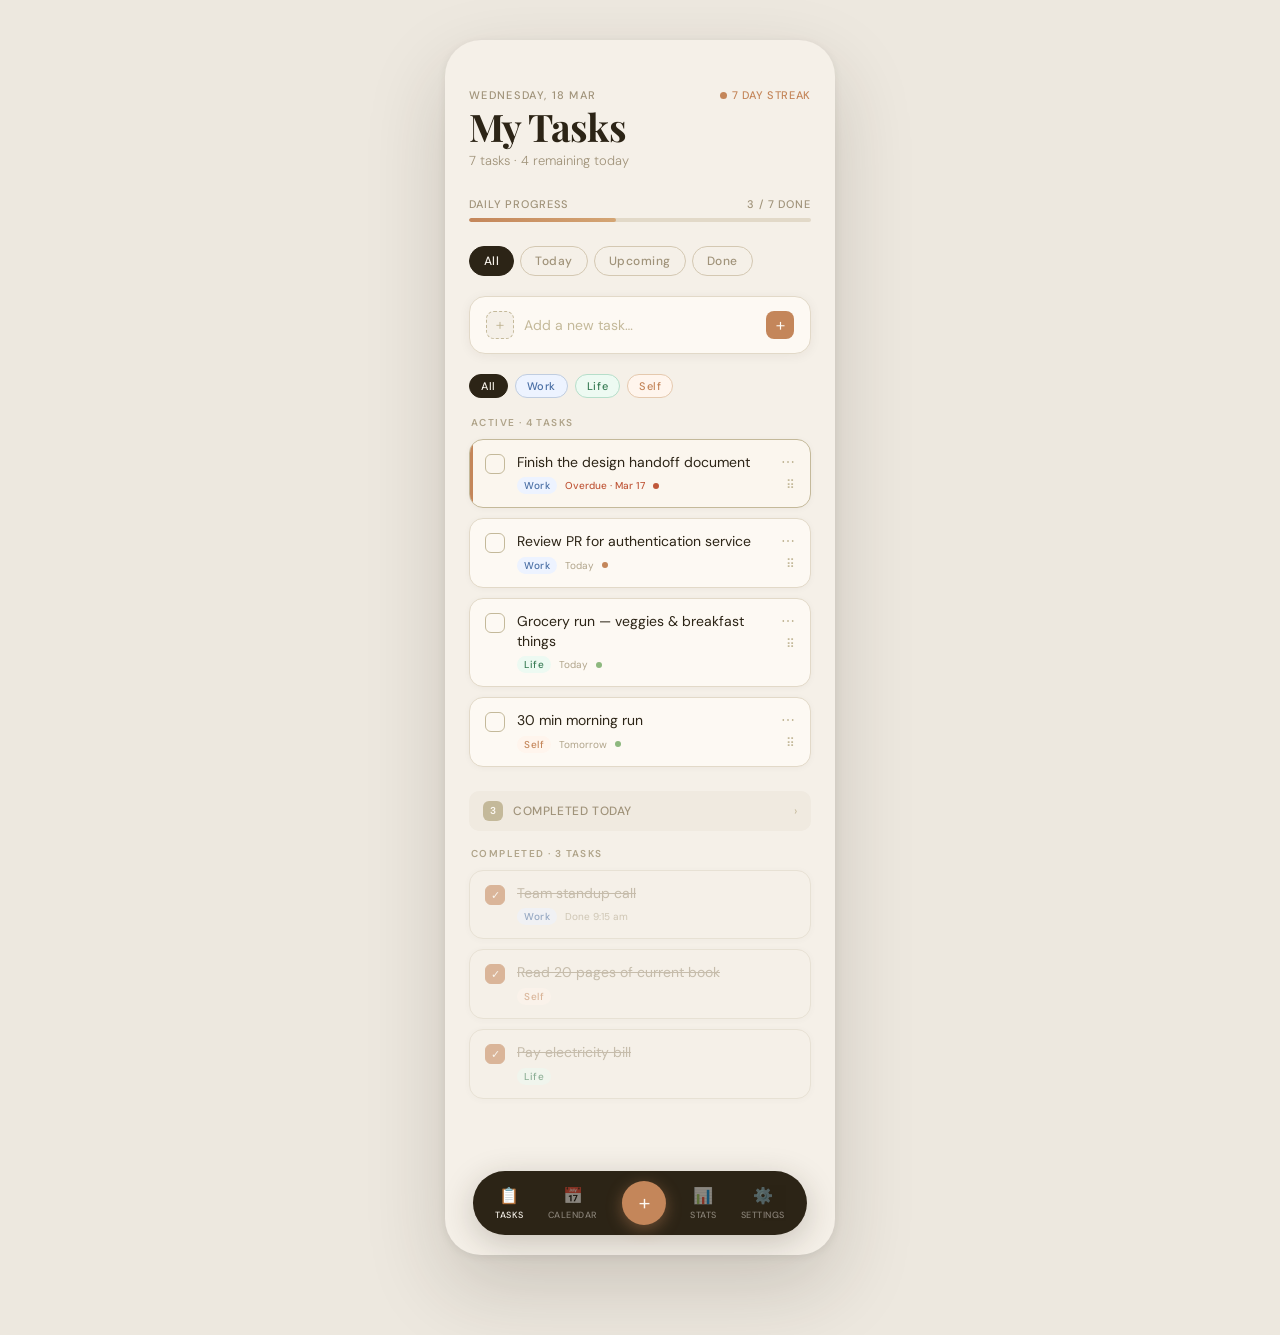
<file: index.html>
<!DOCTYPE html>
<html lang="en">
<head>
  <meta charset="UTF-8" />
  <meta name="viewport" content="width=device-width, initial-scale=1.0"/>
  <title>Todo App — Design Mockup</title>
  <link href="https://fonts.googleapis.com/css2?family=Playfair+Display:wght@400;600;700&family=DM+Sans:wght@300;400;500&display=swap" rel="stylesheet"/>
  <style>
    * { box-sizing: border-box; margin: 0; padding: 0; }

    body {
      font-family: 'DM Sans', sans-serif;
      background: #EDE8DF;
      min-height: 100vh;
      display: flex;
      justify-content: center;
      align-items: flex-start;
      padding: 40px 16px 80px;
    }

    .phone-frame {
      background: #F5F0E8;
      border-radius: 36px;
      width: 390px;
      min-height: 780px;
      box-shadow: 0 32px 80px rgba(44,36,22,0.18), 0 2px 8px rgba(44,36,22,0.08);
      overflow: hidden;
      position: relative;
      padding: 0 0 100px;
    }

    .app-shell {
      max-width: 100%;
      padding: 48px 24px 32px;
      position: relative;
    }

    .header { margin-bottom: 28px; }
    .header-top {
      display: flex;
      justify-content: space-between;
      align-items: flex-start;
      margin-bottom: 4px;
    }
    .header-date {
      font-size: 11px;
      font-weight: 500;
      letter-spacing: 0.12em;
      text-transform: uppercase;
      color: #A0937A;
    }
    .header-streak {
      display: flex;
      align-items: center;
      gap: 5px;
      font-size: 11px;
      font-weight: 500;
      letter-spacing: 0.06em;
      color: #C4865A;
      text-transform: uppercase;
    }
    .streak-dot {
      width: 7px; height: 7px;
      border-radius: 50%;
      background: #C4865A;
      display: inline-block;
    }
    .header-title {
      font-family: 'Playfair Display', serif;
      font-size: 38px;
      font-weight: 700;
      color: #2C2416;
      line-height: 1.1;
      letter-spacing: -0.02em;
    }
    .header-subtitle {
      font-size: 13px;
      color: #A0937A;
      margin-top: 4px;
      font-weight: 300;
    }

    .progress-wrap { margin: 20px 0 24px; }
    .progress-label {
      display: flex;
      justify-content: space-between;
      font-size: 11px;
      font-weight: 500;
      letter-spacing: 0.08em;
      text-transform: uppercase;
      color: #A0937A;
      margin-bottom: 7px;
    }
    .progress-track {
      height: 4px;
      background: #E2D9C8;
      border-radius: 99px;
      overflow: hidden;
    }
    .progress-fill {
      height: 100%;
      width: 43%;
      background: linear-gradient(90deg, #C4865A, #D4A574);
      border-radius: 99px;
    }

    .tabs { display: flex; gap: 6px; margin-bottom: 20px; }
    .tab {
      padding: 6px 14px;
      border-radius: 99px;
      font-size: 12px;
      font-weight: 500;
      letter-spacing: 0.04em;
      cursor: pointer;
      border: 1.5px solid transparent;
      transition: all 0.15s ease;
      user-select: none;
    }
    .tab.active { background: #2C2416; color: #F5F0E8; border-color: #2C2416; }
    .tab.inactive { background: transparent; color: #A0937A; border-color: #D4C8B2; }

    .input-card {
      background: #FDF9F3;
      border: 1.5px solid #E2D9C8;
      border-radius: 16px;
      padding: 14px 16px;
      display: flex;
      align-items: center;
      gap: 10px;
      margin-bottom: 20px;
      box-shadow: 0 2px 12px rgba(44,36,22,0.06);
    }
    .input-icon {
      width: 28px; height: 28px;
      border-radius: 8px;
      background: #F5F0E8;
      border: 1.5px dashed #C4B99A;
      display: flex; align-items: center; justify-content: center;
      flex-shrink: 0;
      color: #C4B99A;
      font-size: 16px;
      font-weight: 300;
    }
    .input-field {
      flex: 1;
      font-family: 'DM Sans', sans-serif;
      font-size: 14px;
      color: #2C2416;
      background: transparent;
      border: none;
      outline: none;
    }
    .input-field::placeholder { color: #C4B99A; }
    .input-add-btn {
      width: 28px; height: 28px;
      background: #C4865A;
      border-radius: 8px;
      display: flex; align-items: center; justify-content: center;
      cursor: pointer;
      flex-shrink: 0;
      font-size: 18px;
      color: #FDF9F3;
      font-weight: 300;
      line-height: 1;
    }

    .category-row { display: flex; gap: 7px; margin-bottom: 18px; flex-wrap: wrap; }
    .cat-pill {
      padding: 4px 11px;
      border-radius: 99px;
      font-size: 11px;
      font-weight: 500;
      letter-spacing: 0.05em;
      cursor: pointer;
      border: 1.5px solid;
    }
    .cat-work  { background: #EDF3FF; color: #4A6FA5; border-color: #C0CDE0; }
    .cat-life  { background: #EDFAF2; color: #3A7D56; border-color: #B6DECA; }
    .cat-self  { background: #FFF5ED; color: #C4865A; border-color: #E5C9AE; }
    .cat-all   { background: #2C2416; color: #F5F0E8; border-color: #2C2416; }

    .section-label {
      font-size: 10px;
      font-weight: 600;
      letter-spacing: 0.14em;
      text-transform: uppercase;
      color: #B0A48A;
      margin-bottom: 10px;
      padding-left: 2px;
    }

    .todo-list { display: flex; flex-direction: column; gap: 10px; margin-bottom: 24px; }

    .todo-item {
      background: #FDF9F3;
      border: 1.5px solid #E2D9C8;
      border-radius: 14px;
      padding: 13px 15px;
      display: flex;
      align-items: flex-start;
      gap: 12px;
      cursor: pointer;
      box-shadow: 0 1px 6px rgba(44,36,22,0.04);
      position: relative;
      overflow: hidden;
    }
    .todo-item.pinned { border-color: #C4B99A; background: #FBF6EE; }
    .todo-item.pinned::before {
      content: '';
      position: absolute;
      left: 0; top: 0; bottom: 0;
      width: 3px;
      background: #C4865A;
      border-radius: 3px 0 0 3px;
    }
    .todo-item.done { opacity: 0.55; background: #F5F0E8; border-color: #DDD5C4; }

    .check-box {
      width: 20px; height: 20px;
      border-radius: 6px;
      border: 1.5px solid #C4B99A;
      flex-shrink: 0;
      display: flex; align-items: center; justify-content: center;
      margin-top: 1px;
    }
    .check-box.checked { background: #C4865A; border-color: #C4865A; }
    .check-icon { color: #FDF9F3; font-size: 11px; }

    .todo-content { flex: 1; min-width: 0; }
    .todo-text {
      font-size: 14px;
      font-weight: 400;
      color: #2C2416;
      line-height: 1.4;
      margin-bottom: 5px;
    }
    .todo-text.done-text { text-decoration: line-through; color: #A0937A; }

    .todo-meta { display: flex; gap: 8px; align-items: center; flex-wrap: wrap; }
    .meta-tag {
      font-size: 10px;
      font-weight: 500;
      letter-spacing: 0.05em;
      padding: 2px 7px;
      border-radius: 99px;
    }
    .tag-work { background: #EDF3FF; color: #4A6FA5; }
    .tag-life { background: #EDFAF2; color: #3A7D56; }
    .tag-self { background: #FFF5ED; color: #C4865A; }

    .meta-due { font-size: 10px; color: #B0A48A; font-weight: 400; }
    .meta-due.overdue { color: #C0583A; font-weight: 500; }

    .meta-priority { width: 6px; height: 6px; border-radius: 50%; flex-shrink: 0; }
    .p-high { background: #C0583A; }
    .p-med  { background: #C4865A; }
    .p-low  { background: #8DB87E; }

    .todo-right {
      display: flex;
      flex-direction: column;
      align-items: flex-end;
      gap: 6px;
      flex-shrink: 0;
    }
    .drag-handle { color: #C4B99A; font-size: 12px; cursor: grab; }
    .ellipsis { color: #C4B99A; font-size: 14px; cursor: pointer; }

    .collapsed-bar {
      display: flex;
      align-items: center;
      gap: 10px;
      padding: 10px 14px;
      background: #F0EAE0;
      border-radius: 10px;
      cursor: pointer;
      margin-bottom: 16px;
    }
    .collapsed-count {
      background: #C4B99A;
      color: #FDF9F3;
      font-size: 10px;
      font-weight: 600;
      width: 20px; height: 20px;
      border-radius: 6px;
      display: flex; align-items: center; justify-content: center;
    }
    .collapsed-label {
      font-size: 12px;
      color: #A0937A;
      flex: 1;
      font-weight: 500;
      letter-spacing: 0.05em;
      text-transform: uppercase;
    }
    .collapsed-chevron { color: #C4B99A; font-size: 12px; }

    .bottom-nav {
      position: absolute;
      bottom: 20px;
      left: 50%;
      transform: translateX(-50%);
      background: #2C2416;
      border-radius: 99px;
      padding: 10px 22px;
      display: flex;
      gap: 24px;
      align-items: center;
      box-shadow: 0 8px 32px rgba(44,36,22,0.22);
    }
    .nav-item {
      display: flex;
      flex-direction: column;
      align-items: center;
      gap: 3px;
      cursor: pointer;
      opacity: 0.45;
    }
    .nav-item.active { opacity: 1; }
    .nav-icon { font-size: 16px; }
    .nav-label {
      font-size: 9px;
      font-weight: 500;
      letter-spacing: 0.06em;
      text-transform: uppercase;
      color: #F5F0E8;
    }
    .fab {
      width: 44px; height: 44px;
      background: #C4865A;
      border-radius: 50%;
      display: flex; align-items: center; justify-content: center;
      font-size: 22px;
      color: #FDF9F3;
      cursor: pointer;
      box-shadow: 0 4px 16px rgba(196,134,90,0.45);
      font-weight: 300;
      line-height: 1;
    }
  </style>
</head>
<body>
  <div class="phone-frame">
    <div class="app-shell">

      <div class="header">
        <div class="header-top">
          <span class="header-date">Wednesday, 18 Mar</span>
          <span class="header-streak"><span class="streak-dot"></span>7 day streak</span>
        </div>
        <div class="header-title">My Tasks</div>
        <div class="header-subtitle">7 tasks · 4 remaining today</div>
      </div>

      <div class="progress-wrap">
        <div class="progress-label">
          <span>Daily progress</span>
          <span>3 / 7 done</span>
        </div>
        <div class="progress-track">
          <div class="progress-fill"></div>
        </div>
      </div>

      <div class="tabs">
        <div class="tab active">All</div>
        <div class="tab inactive">Today</div>
        <div class="tab inactive">Upcoming</div>
        <div class="tab inactive">Done</div>
      </div>

      <div class="input-card">
        <div class="input-icon">+</div>
        <input class="input-field" type="text" placeholder="Add a new task…" />
        <div class="input-add-btn">+</div>
      </div>

      <div class="category-row">
        <div class="cat-pill cat-all">All</div>
        <div class="cat-pill cat-work">Work</div>
        <div class="cat-pill cat-life">Life</div>
        <div class="cat-pill cat-self">Self</div>
      </div>

      <div class="section-label">Active · 4 tasks</div>
      <div class="todo-list">

        <div class="todo-item pinned">
          <div class="check-box"></div>
          <div class="todo-content">
            <div class="todo-text">Finish the design handoff document</div>
            <div class="todo-meta">
              <span class="meta-tag tag-work">Work</span>
              <span class="meta-due overdue">Overdue · Mar 17</span>
              <span class="meta-priority p-high"></span>
            </div>
          </div>
          <div class="todo-right">
            <span class="ellipsis">⋯</span>
            <span class="drag-handle">⠿</span>
          </div>
        </div>

        <div class="todo-item">
          <div class="check-box"></div>
          <div class="todo-content">
            <div class="todo-text">Review PR for authentication service</div>
            <div class="todo-meta">
              <span class="meta-tag tag-work">Work</span>
              <span class="meta-due">Today</span>
              <span class="meta-priority p-med"></span>
            </div>
          </div>
          <div class="todo-right">
            <span class="ellipsis">⋯</span>
            <span class="drag-handle">⠿</span>
          </div>
        </div>

        <div class="todo-item">
          <div class="check-box"></div>
          <div class="todo-content">
            <div class="todo-text">Grocery run — veggies & breakfast things</div>
            <div class="todo-meta">
              <span class="meta-tag tag-life">Life</span>
              <span class="meta-due">Today</span>
              <span class="meta-priority p-low"></span>
            </div>
          </div>
          <div class="todo-right">
            <span class="ellipsis">⋯</span>
            <span class="drag-handle">⠿</span>
          </div>
        </div>

        <div class="todo-item">
          <div class="check-box"></div>
          <div class="todo-content">
            <div class="todo-text">30 min morning run</div>
            <div class="todo-meta">
              <span class="meta-tag tag-self">Self</span>
              <span class="meta-due">Tomorrow</span>
              <span class="meta-priority p-low"></span>
            </div>
          </div>
          <div class="todo-right">
            <span class="ellipsis">⋯</span>
            <span class="drag-handle">⠿</span>
          </div>
        </div>

      </div>

      <div class="collapsed-bar">
        <div class="collapsed-count">3</div>
        <span class="collapsed-label">Completed today</span>
        <span class="collapsed-chevron">›</span>
      </div>

      <div class="section-label">Completed · 3 tasks</div>
      <div class="todo-list">
        <div class="todo-item done">
          <div class="check-box checked"><span class="check-icon">✓</span></div>
          <div class="todo-content">
            <div class="todo-text done-text">Team standup call</div>
            <div class="todo-meta">
              <span class="meta-tag tag-work">Work</span>
              <span class="meta-due">Done 9:15 am</span>
            </div>
          </div>
        </div>

        <div class="todo-item done">
          <div class="check-box checked"><span class="check-icon">✓</span></div>
          <div class="todo-content">
            <div class="todo-text done-text">Read 20 pages of current book</div>
            <div class="todo-meta">
              <span class="meta-tag tag-self">Self</span>
            </div>
          </div>
        </div>

        <div class="todo-item done">
          <div class="check-box checked"><span class="check-icon">✓</span></div>
          <div class="todo-content">
            <div class="todo-text done-text">Pay electricity bill</div>
            <div class="todo-meta">
              <span class="meta-tag tag-life">Life</span>
            </div>
          </div>
        </div>
      </div>

    </div>

    <div class="bottom-nav">
      <div class="nav-item active">
        <span class="nav-icon">📋</span>
        <span class="nav-label">Tasks</span>
      </div>
      <div class="nav-item">
        <span class="nav-icon">📅</span>
        <span class="nav-label">Calendar</span>
      </div>
      <div class="fab">+</div>
      <div class="nav-item">
        <span class="nav-icon">📊</span>
        <span class="nav-label">Stats</span>
      </div>
      <div class="nav-item">
        <span class="nav-icon">⚙️</span>
        <span class="nav-label">Settings</span>
      </div>
    </div>
  </div>
</body>
</html>
</file>
